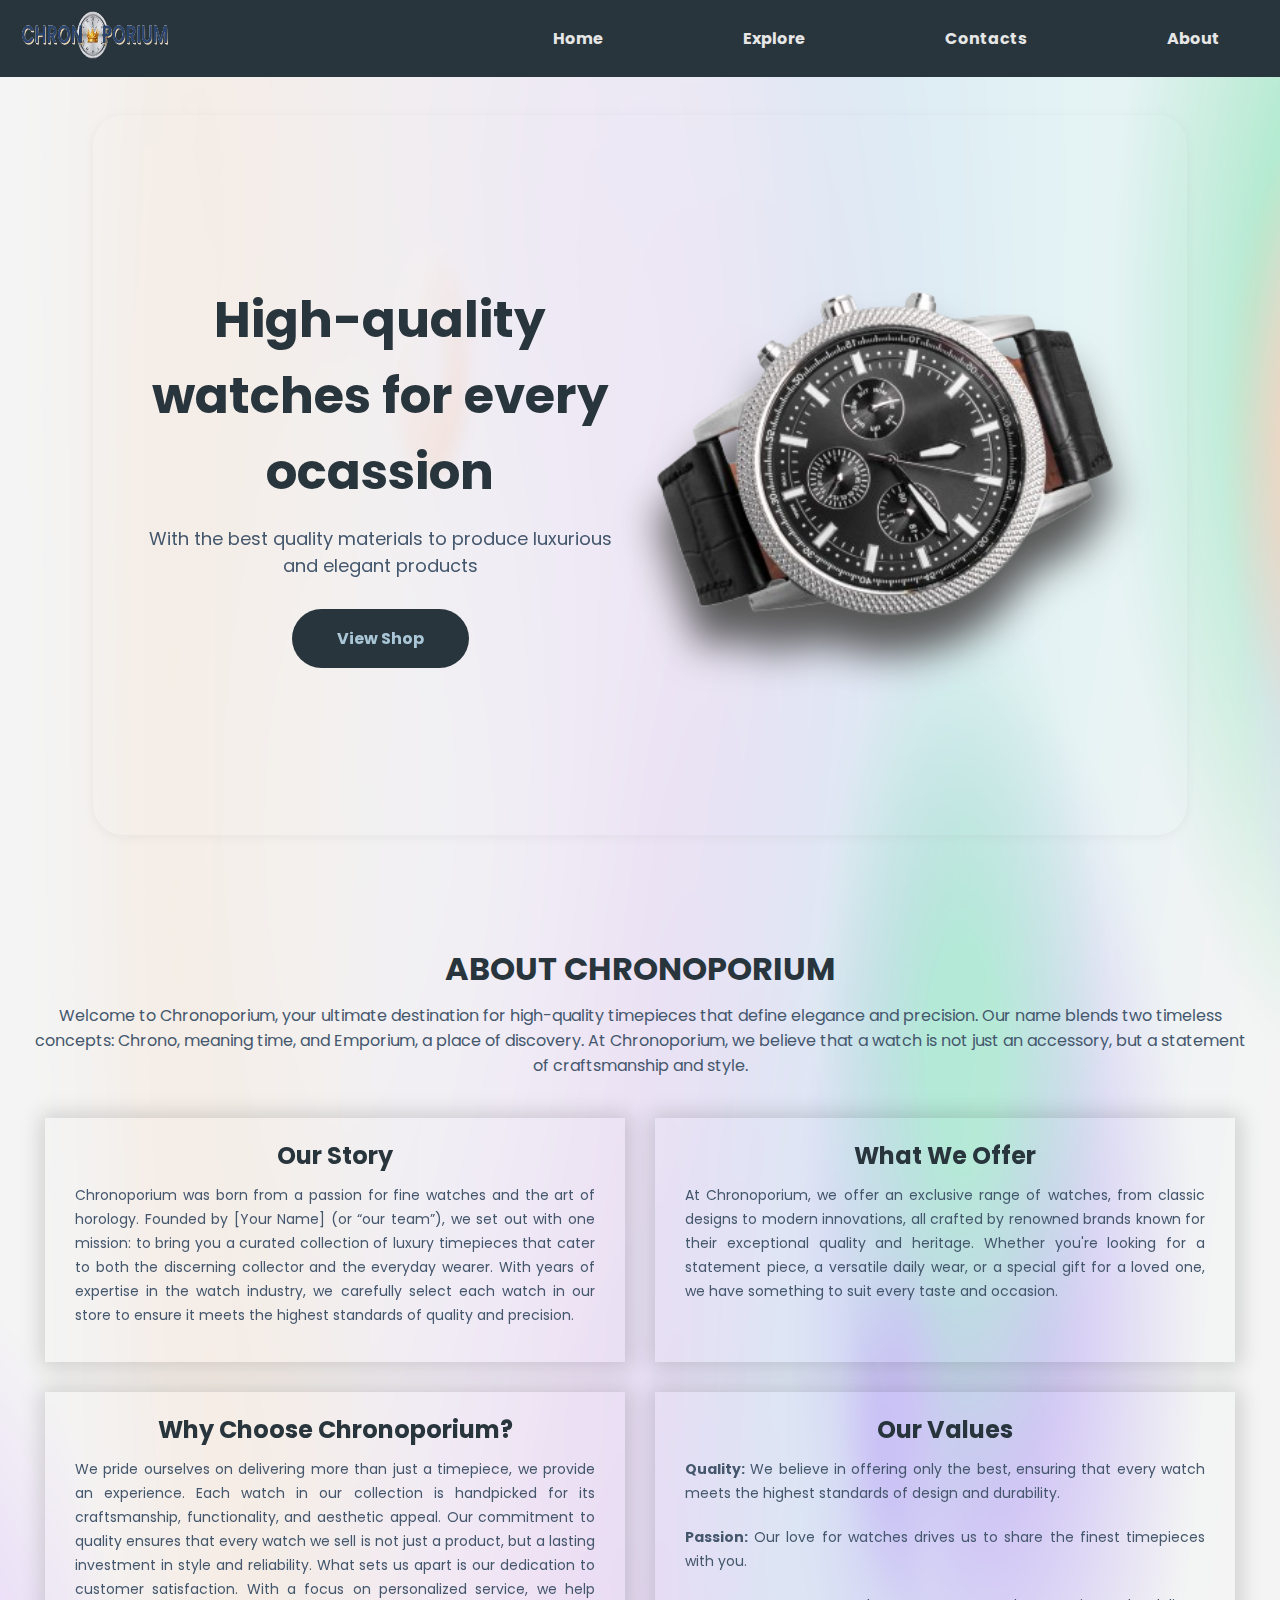
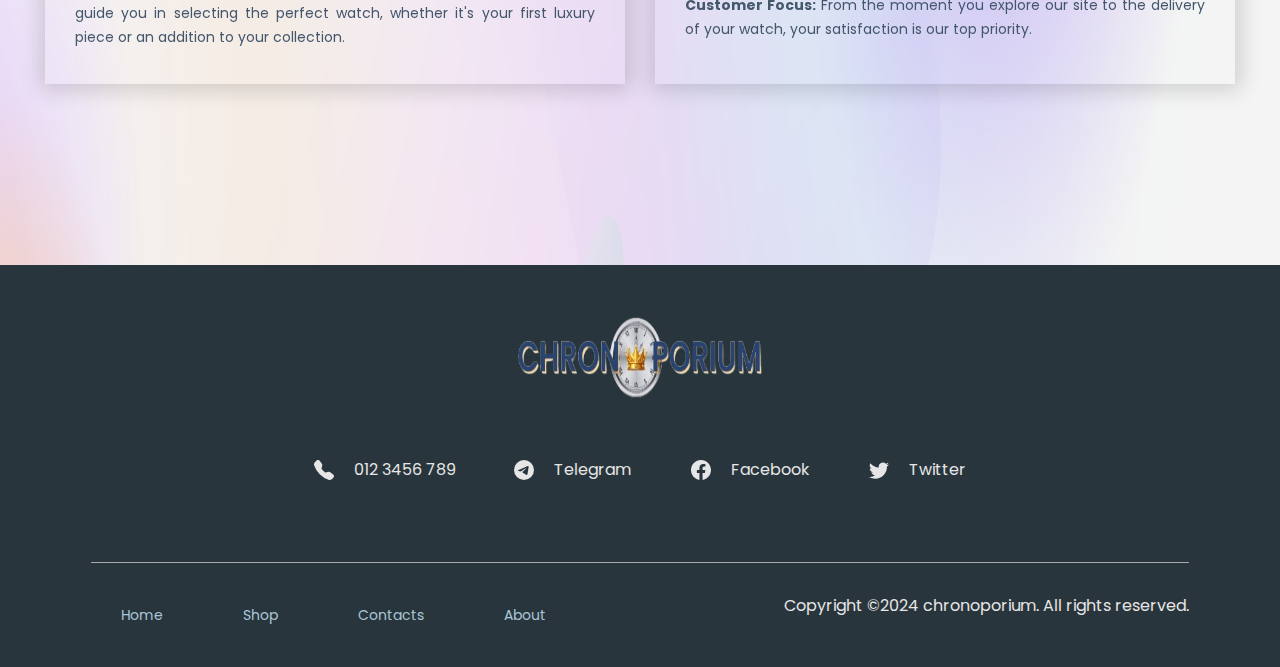
<file: index.html>
<!DOCTYPE html>
<html lang="en">
<head>
  <meta charset="UTF-8">
  <meta name="viewport" content="width=device-width, initial-scale=1.0">
  <title>chronoporium//home.shop</title>
  <link rel="stylesheet" href="styles/style.css">
  <script>
    document.addEventListener('DOMContentLoaded', () => {
      document.addEventListener('scroll', () => {
        let navBar = document.querySelector('nav');
        if (window.scrollY > 0){
          navBar.style.boxShadow = '0 5px 20px #555555';
        }
        else{
          navBar.style.background = '#F8F8F8';
          navBar.style.boxShadow = 'none';
        }

      })
    })
  </script>
</head>
<body style="background-image: url(images/bc1/1.png); 
background-repeat: no-repeat; 
background-size: 100% 100%;">
  
  <!--Navigation-->
  <nav>
    <div id="navbar">

      <div id="navbar-logo">
        <img src="images/logo/web-logo-removebg-preview.png" alt="company logo" width="150" height="50">
      </div>

      <div id="navbar-links">

        <ul>
          <li><a href="#index.html">Home</a></li>
          <li><a href="products.html">Explore</a></li>
          <li><a href="#footer-top">Contacts</a></li>
          <li><a href="#about-container">About</a></li>
        </ul>

      </div>
      
    </div>
  </nav>

  <!--TOP-->
  <div id="home-top-container" >
    <div id="home-top-wrapper">
      <div id="home-top-tagline">
        <h1>
          High-quality watches for every ocassion
        </h1>
        <p>
          With the best quality materials to produce luxurious
          and elegant products 
        </p>
        <button class="shop-button">
          <a href="products.html">View Shop</a>
        </button>
      </div>
      <div id="home-top-image">
        <img src="images/newBlack_Elegant_Watch_Shop_Website_Desktop_Prototype__1_-removebg-preview.png" alt="Watch" width="550" height="550">
      </div>
    </div>
  </div>

  <!--ABOUT-->

  <div id="about-container" >

    <h1>ABOUT CHRONOPORIUM</h1>

    <p>Welcome to Chronoporium, your ultimate destination for high-quality timepieces that define elegance and precision. Our name blends two timeless concepts: Chrono, meaning time, and Emporium, a place of discovery. At Chronoporium, we believe that a watch is not just an accessory, but a statement of craftsmanship and style.</p>

    <div id="about-wrapper1">
      <div id="about-wrapper">
        <h2>Our Story</h2>
        <p>Chronoporium was born from a passion for fine watches and the art of horology. Founded by [Your Name] (or “our team”), we set out with one mission: to bring you a curated collection of luxury timepieces that cater to both the discerning collector and the everyday wearer. With years of expertise in the watch industry, we carefully select each watch in our store to ensure it meets the highest standards of quality and precision.</p>
      </div>
  
      <div id="about-wrapper">
        <h2>What We Offer</h2>
        <p>At Chronoporium, we offer an exclusive range of watches, from classic designs to modern innovations, all crafted by renowned brands known for their exceptional quality and heritage. Whether you're looking for a statement piece, a versatile daily wear, or a special gift for a loved one, we have something to suit every taste and occasion.</p>
      </div>

    </div>
    
    <div id="about-wrapper1">
      <div id="about-wrapper">
        <h2>Why Choose Chronoporium?</h2>
        <p>We pride ourselves on delivering more than just a timepiece, we provide an experience. Each watch in our collection is handpicked for its craftsmanship, functionality, and aesthetic appeal. Our commitment to quality ensures that every watch we sell is not just a product, but a lasting investment in style and reliability.
  
        What sets us apart is our dedication to customer satisfaction. With a focus on personalized service, we help guide you in selecting the perfect watch, whether it's your first luxury piece or an addition to your collection.</p>
      </div>
  
      <div id="about-wrapper">
        <h2>Our Values</h2>
        <ul>
          <li><strong>Quality:</strong> We believe in offering only the best, ensuring that every watch meets the highest standards of design and durability.</li>
          <li><strong>Passion:</strong> Our love for watches drives us to share the finest timepieces with you.</li>
          <li><strong>Customer Focus:</strong> From the moment you explore our site to the delivery of your watch, your satisfaction is our top priority.</li>
        </ul>
      </div>
    </div>
    

  </div>

  <!--FOOTER/CONTACTS-->
  <footer>
    <div id="footer-top">
      <img src="images/logo/web-logo-removebg-preview.png" alt="logo" width="250" height="85">
      <div id="footer-socials-wrapper">
        <div class="footer-social">
          <svg xmlns="http://www.w3.org/2000/svg" width="20" height="20" fill="currentColor" class="bi bi-telephone-fill" viewBox="0 0 16 16">
            <path fill-rule="evenodd" d="M1.885.511a1.745 1.745 0 0 1 2.61.163L6.29 2.98c.329.423.445.974.315 1.494l-.547 2.19a.68.68 0 0 0 .178.643l2.457 2.457a.68.68 0 0 0 .644.178l2.189-.547a1.75 1.75 0 0 1 1.494.315l2.306 1.794c.829.645.905 1.87.163 2.611l-1.034 1.034c-.74.74-1.846 1.065-2.877.702a18.6 18.6 0 0 1-7.01-4.42 18.6 18.6 0 0 1-4.42-7.009c-.362-1.03-.037-2.137.703-2.877z"/>
          </svg>
          <span>012 3456 789</span>
        </div>
        <div class="footer-social">
          <svg xmlns="http://www.w3.org/2000/svg" width="20" height="20" fill="currentColor" class="bi bi-telegram" viewBox="0 0 16 16">
            <path d="M16 8A8 8 0 1 1 0 8a8 8 0 0 1 16 0M8.287 5.906q-1.168.486-4.666 2.01-.567.225-.595.442c-.03.243.275.339.69.47l.175.055c.408.133.958.288 1.243.294q.39.01.868-.32 3.269-2.206 3.374-2.23c.05-.012.12-.026.166.016s.042.12.037.141c-.03.129-1.227 1.241-1.846 1.817-.193.18-.33.307-.358.336a8 8 0 0 1-.188.186c-.38.366-.664.64.015 1.088.327.216.589.393.85.571.284.194.568.387.936.629q.14.092.27.187c.331.236.63.448.997.414.214-.02.435-.22.547-.82.265-1.417.786-4.486.906-5.751a1.4 1.4 0 0 0-.013-.315.34.34 0 0 0-.114-.217.53.53 0 0 0-.31-.093c-.3.005-.763.166-2.984 1.09"/>
          </svg>
          <span>Telegram</span>
        </div>
        <div class="footer-social">
          <svg xmlns="http://www.w3.org/2000/svg" width="20" height="20" fill="currentColor" class="bi bi-facebook" viewBox="0 0 16 16">
            <path d="M16 8.049c0-4.446-3.582-8.05-8-8.05C3.58 0-.002 3.603-.002 8.05c0 4.017 2.926 7.347 6.75 7.951v-5.625h-2.03V8.05H6.75V6.275c0-2.017 1.195-3.131 3.022-3.131.876 0 1.791.157 1.791.157v1.98h-1.009c-.993 0-1.303.621-1.303 1.258v1.51h2.218l-.354 2.326H9.25V16c3.824-.604 6.75-3.934 6.75-7.951"/>
          </svg>
          <span>Facebook</span>
        </div>
        <div class="footer-social">
          <svg xmlns="http://www.w3.org/2000/svg" width="20" height="20" fill="currentColor" class="bi bi-twitter" viewBox="0 0 16 16">
            <path d="M5.026 15c6.038 0 9.341-5.003 9.341-9.334q.002-.211-.006-.422A6.7 6.7 0 0 0 16 3.542a6.7 6.7 0 0 1-1.889.518 3.3 3.3 0 0 0 1.447-1.817 6.5 6.5 0 0 1-2.087.793A3.286 3.286 0 0 0 7.875 6.03a9.32 9.32 0 0 1-6.767-3.429 3.29 3.29 0 0 0 1.018 4.382A3.3 3.3 0 0 1 .64 6.575v.045a3.29 3.29 0 0 0 2.632 3.218 3.2 3.2 0 0 1-.865.115 3 3 0 0 1-.614-.057 3.28 3.28 0 0 0 3.067 2.277A6.6 6.6 0 0 1 .78 13.58a6 6 0 0 1-.78-.045A9.34 9.34 0 0 0 5.026 15"/>
          </svg>
          <span>Twitter</span>
        </div>
      </div>
    </div>

    <div id="footer-bottom">
      <ul>
        <li><a href="">Home</a></li>
        <li><a href="">Shop</a></li>
        <li><a href="">Contacts</a></li>
        <li><a href="">About</a></li>
      </ul>
      <p>Copyright ©2024 chronoporium. All rights reserved.</p>
    </div>
  </footer>
  
</body>
</html>
</file>
<file: styles/style.css>
@import url('https://fonts.googleapis.com/css2?family=Poppins:ital,wght@0,100;0,200;0,300;0,400;0,500;0,600;0,700;0,800;0,900;1,100;1,200;1,300;1,400;1,500;1,600;1,700;1,800;1,900&display=swap');
*{
  font-family: 'Poppins', sans-serif;
  margin: 0;
  padding: 0;
}

html {
  scroll-behavior: smooth;
}

body{
  color: #44576D; 
}

/* Navigation Bar */

nav{
  position: fixed;
  width: 100%;
  z-index: 1000;
  transition: 0.2s ease-in-out;
}

#navbar{
  background-color:  #29353C; 
  padding: 10px 20px;
  display: flex;
  justify-content: space-between;
  align-items: center;
}

#navbar-links{
  display: flex;
  flex-direction: row;
  place-items: center;
}

#navbar-links ul{
  list-style: none;
  display: flex;
  flex-direction: row;
}


#navbar-links li{
  margin-left: 60px;
}

#navbar-links a{
  text-decoration: none;
  color: #E6E6E6;
  font-weight: bold;
  -webkit-font-smoothing: antialiased;
  font-size: 16px;
  transition: 0.2s ease-in-out;
  margin: 0 10px;
}
#navbar-links ul a:hover{
  color: #D4AF37; 
  text-decoration: underline;
}
.shop-button a{
  text-decoration: none;
  color: #AAC7D8;
}
.shop-button{
  background-color: #29353C; 
  color: #AAC7D8;
  border: none;
  padding: 12px 24px;
  font-size: 16px;
  font-weight: bold;
  border-radius: 5px;
  cursor: pointer;
  transition: 0.2s ease-in-out;
}

.shop-button:hover{
  background-color: #212b31;
  animation: shake 0.5s linear infinite;
}

@keyframes shake {
  0% {
    transform: rotate(0deg);
  }

  25%{
    transform: rotate(3deg);
  }

  50%{
    transform: rotate(0deg);
  }

  75%{
    transform: rotate(-3deg);
  }

  100%{
    transform: rotate(0deg);
  }
} 

.shop-button:active{
  background-color: #1d262b;
}

#navbar-links button{
  margin-left: 60px;
  padding: 8px 20px;
  border-radius: 7px;
}



/*Top Section*/

#home-top-container{
  height: 80vh;
  padding: 20px;
  padding-top: 115px;
  padding-bottom: 70px;
  display: flex;
  justify-content: center;
}

#home-top-wrapper{
  display: flex;
  justify-content: space-between;
  flex-direction: row;
  width: 85%;
  place-items: center;
  padding: 20px;
  -webkit-backdrop-filter: blur(8px);
  backdrop-filter: blur(8px);
  box-shadow: 0px 2px 10px rgba(171, 170, 170, 0.15);
  background-color: transparent;
  border-radius: 30px;
}

#home-top-tagline{
  text-align: center;
  width: 50%;
  padding-left: 30px;
}

#home-top-tagline h1{
  font-size: 50px;
  color: #29353C;
  font-weight: bold;
}

#home-top-tagline p{
  color: #44576D;
  font-size: 18px;
  font-weight: 400;
  margin-top: 15px;
}

#home-top-tagline button{
  margin-top: 30px;
  padding: 17px 45px;
  border-radius: 30px;
}

#home-top-image img{
  display: block;
  margin: auto;
  filter: drop-shadow(0px 40px 20px #555555);
}


/* SHOP */

#shop-container{
  height: 100vh;
  text-align: center;
  background-color: transparent;
}
#shop-container h1{
  font-size: 50px;
  padding-top: 20px;
}

#logo-item-wrapper1{
  margin: 0 20px ;
}
#logo-item-wrapper{
  display: flex;
  justify-content: space-evenly;
  padding: 30px 0;
}

.logo-item{
  padding: 12px;
  place-items: center;
  -webkit-backdrop-filter: blur(8px);
  backdrop-filter: blur(8px);
  box-shadow: 0px 1px 3px 1px rgba(0, 0, 0, 0.15);
  background-color: white;
  border-radius: 5px;
}

.logo-logo{
  margin: 20px;
  background-color: transparent;
}

.logo-view-products{
  font-size: 13px;
  border: none;
  margin-bottom: 20px;
  padding: 3px 10px;
  border-radius: 10px;
  background-color: white;
  -webkit-backdrop-filter: blur(8px);
  backdrop-filter: blur(8px);
  box-shadow: 0px 1px 3px 1px rgb(39, 39, 39);
  color: rgb(64, 64, 64);
}

/* About */

#about-container{
  background-color: transparent;
  height: 100vh;
  padding: 30px;
  text-align: center;
}

#about-container h1{
  padding: 10px;
  color: #29353C;

}

#about-container p{
  color: #44576D;
  margin: 0 0 25px 0;
}

#about-wrapper1{
  margin: 0;
  display: flex;
  justify-content: space-evenly;
}

#about-wrapper{
  margin: 15px;
  width: 600px;
  -webkit-backdrop-filter: blur(8px);
  backdrop-filter: blur(8px);
  box-shadow: 1px 1px 20px 5px rgba(0, 0, 0, 0.15);
  background-color: transparent;
}

#about-wrapper h2{
  color: #29353C;
  margin-top: 20px;
}
 
#about-wrapper p, li{
  color: #44576D;
  font-size: 14px;
  padding: 10px 30px;
  text-align: justify;
  list-style: none;
  line-height: 1.5rem;
}


/* Products */


/* FOOTER */

footer{
  background-color: #29353C;
  text-align: center;
  padding: 30px;
  color:  #E6E6E6;
}

#footer-top{
  padding: 20px;
  width: 60%;
  margin: auto;
}

#footer-socials-wrapper{
  padding: 40px;
  display: flex;
  justify-content: space-between;
  margin-top: 10px;
}

.footer-social{
  display: flex;
  place-items: center;
}

.footer-social span{
  margin-left: 20px;
  font-size: 16px;
}

#footer-bottom{
  display: flex;
  justify-content: space-between;
  width: 90%;
  margin: auto;
  border-top: 1px solid rgb(169, 169, 169);
  padding-top: 30px;
  margin-top: 20px;
}

#footer-bottom ul{
  list-style: none;
  display: flex;
}

#footer-bottom a{
  margin-right: 20px;
  color: #AAC7D8;
  text-decoration: none;
  transition: 0.3s ease-in-out;
}

#footer-bottom a:hover{
  color: #D4AF37;
}
</file>
